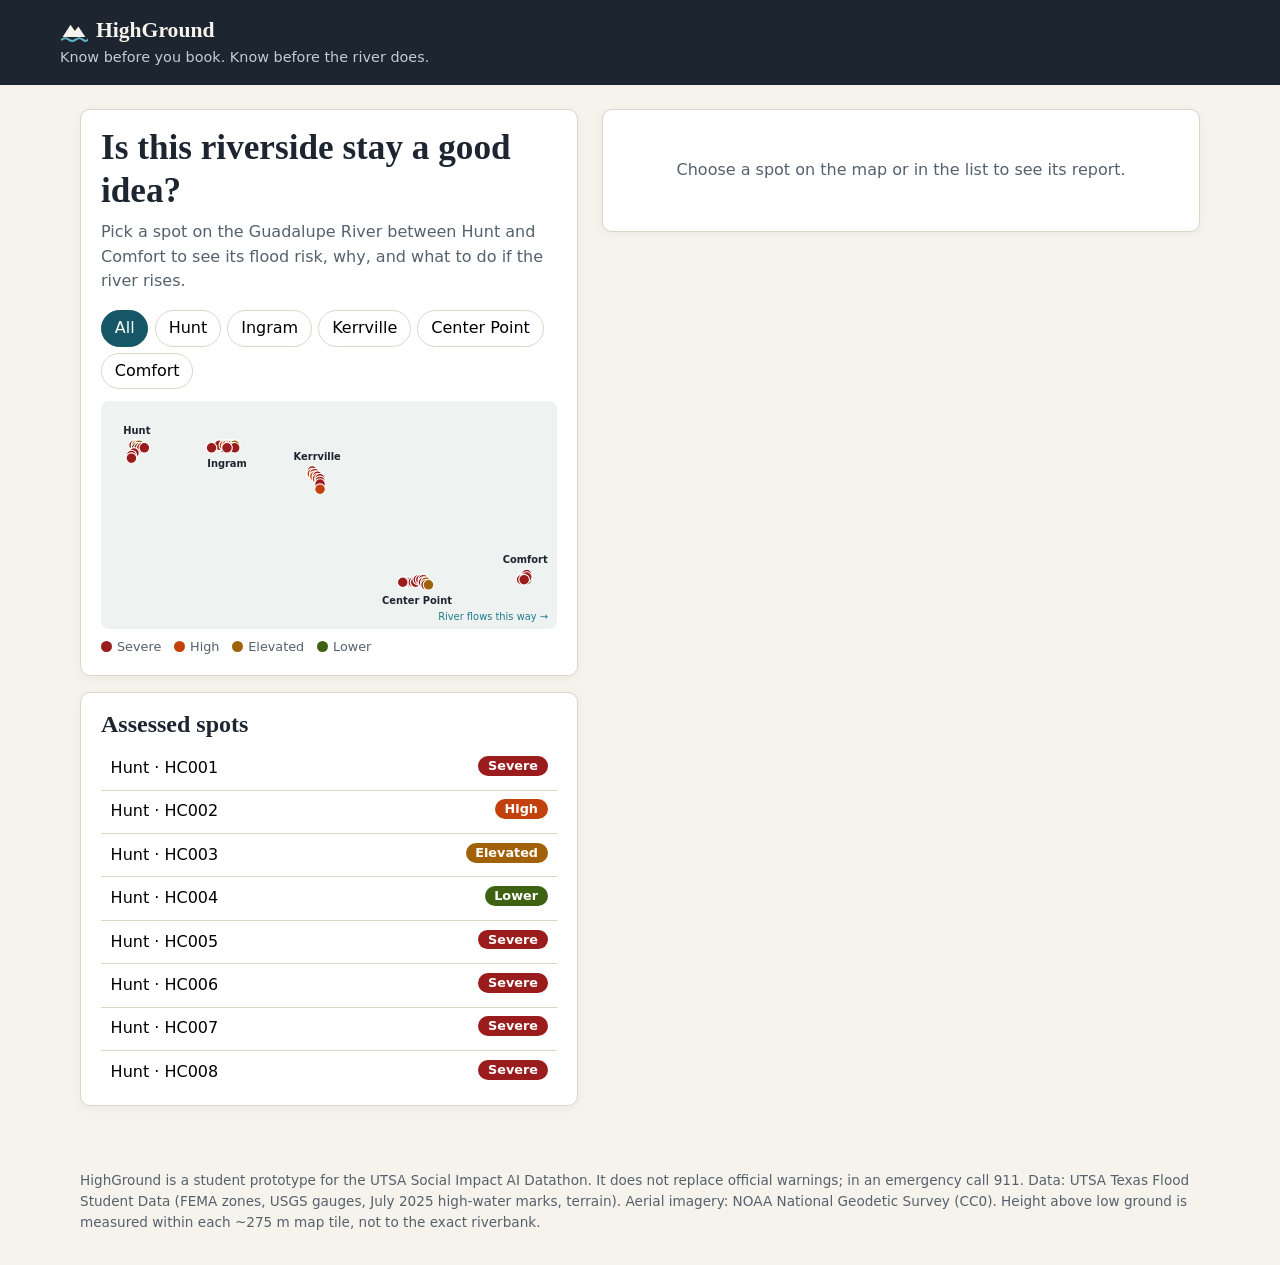
<file: docs/index.html>
<!DOCTYPE html>
<html lang="en">
<head>
<meta charset="utf-8">
<meta name="viewport" content="width=device-width, initial-scale=1">
<title>HighGround: Hill Country Flood-Safe Stay Checker</title>
<style>
  /* ===== EDIT COLORS AND FONTS HERE ===== */
  :root {
    --paper: #f6f3ec; --surface: #fff; --ink: #1c2530; --soft: #55616d; --line: #ddd6c8;
    --river: #1f7a8c; --river-dark: #155766;
    --severe: #9b1c1c; --high: #c2410c; --elevated: #a16207; --lower: #3f6212;
    --display: "Iowan Old Style", "Palatino Linotype", Palatino, Georgia, serif;
    --body: system-ui, -apple-system, "Segoe UI", Roboto, Arial, sans-serif;
  }
  * { box-sizing: border-box; }
  body { margin: 0; background: var(--paper); color: var(--ink); font: 16px/1.55 var(--body); }
  h1, h2, h3 { font-family: var(--display); line-height: 1.2; margin: 0 0 .5rem; }
  a { color: var(--river-dark); }
  header { background: var(--ink); color: var(--paper); padding: 1rem 1.25rem; }
  header .inner, main { max-width: 1160px; margin: 0 auto; }
  .brand { font: 700 1.35rem var(--display); display: flex; gap: .5rem; align-items: center; }
  .tagline { color: #c3ccd5; font-size: .9rem; margin-top: .15rem; }
  main { padding: 1.5rem 1.25rem 3rem; display: grid; grid-template-columns: minmax(0, 5fr) minmax(0, 6fr); gap: 1.5rem; align-items: start; }
  .card { background: var(--surface); border: 1px solid var(--line); border-radius: 10px; padding: 1.1rem 1.25rem; margin-bottom: 1rem; box-shadow: 0 2px 10px rgba(28,37,48,.05); }
  .intro h1 { font-size: clamp(1.6rem, 3vw, 2.2rem); }
  .lead { color: var(--soft); margin: 0 0 1rem; }
  .eyebrow { text-transform: uppercase; letter-spacing: .12em; font-size: .75rem; font-weight: 700; color: var(--river-dark); margin: 0 0 .3rem; }
  .small { font-size: .85rem; color: var(--soft); }
  .towns { display: flex; flex-wrap: wrap; gap: .4rem; margin: .5rem 0 .75rem; }
  .towns button, .spot { font: inherit; cursor: pointer; }
  .towns button { border: 1px solid var(--line); background: var(--surface); border-radius: 99px; padding: .3rem .8rem; }
  .towns button[aria-pressed="true"] { background: var(--river-dark); color: #fff; border-color: var(--river-dark); }
  svg.map { width: 100%; height: auto; display: block; background: #eef2f0; border-radius: 8px; }
  svg.map circle { cursor: pointer; stroke: #fff; stroke-width: 1.5; }
  svg.map circle.active { stroke: var(--ink); stroke-width: 3; }
  svg.map text { font: 600 13px var(--body); fill: var(--ink); paint-order: stroke; stroke: #eef2f0; stroke-width: 4px; }
  .legend { display: flex; flex-wrap: wrap; gap: .8rem; font-size: .8rem; margin-top: .5rem; color: var(--soft); }
  .legend span::before { content: ""; display: inline-block; width: .7rem; height: .7rem; border-radius: 50%; background: var(--c); margin-right: .3rem; vertical-align: -1px; }
  .spots { list-style: none; padding: 0; margin: 0; max-height: 340px; overflow: auto; }
  .spot { width: 100%; text-align: left; display: flex; justify-content: space-between; gap: .5rem; padding: .55rem .6rem; border: 0; border-bottom: 1px solid var(--line); background: none; }
  .spot:hover, .spot.active { background: #eef5f6; }
  .pill { color: #fff; border-radius: 99px; padding: 0 .6rem; font-size: .8rem; font-weight: 600; white-space: nowrap; background: var(--c); }
  .report-head { display: flex; justify-content: space-between; gap: 1rem; flex-wrap: wrap; align-items: flex-start; }
  .badge { background: var(--c); color: #fff; border-radius: 10px; padding: .7rem 1.1rem; text-align: center; min-width: 150px; }
  .badge b { display: block; font: 700 1.7rem var(--display); }
  .badge small { opacity: .9; }
  .message { border-left: 5px solid var(--c); padding: .6rem .9rem; background: #faf8f3; font-weight: 600; margin: .8rem 0 0; }
  .factor { padding: .65rem 0; border-bottom: 1px solid var(--line); }
  .factor:last-child { border: 0; }
  .factor-top { display: flex; justify-content: space-between; gap: 1rem; font-weight: 600; }
  .meter { height: 7px; background: #ece7dc; border-radius: 9px; margin: .35rem 0; overflow: hidden; }
  .meter i { display: block; height: 100%; background: var(--high); }
  ul.checks { list-style: none; padding: 0; margin: 0; }
  ul.checks li { position: relative; padding-left: 1.6rem; margin: .45rem 0; }
  ul.checks li::before { content: ""; position: absolute; left: 0; top: .3rem; width: .95rem; height: .95rem; border: 2px solid var(--river); border-radius: 4px; }
  ol { padding-left: 1.2rem; margin: 0; } ol li { margin: .4rem 0; }
  .empty { text-align: center; color: var(--soft); padding: 3rem 1rem; }
  footer { max-width: 1160px; margin: 0 auto; padding: 0 1.25rem 2rem; font-size: .85rem; color: var(--soft); }
  @media (max-width: 820px) { main { grid-template-columns: 1fr; } }
</style>
</head>
<body>
<header>
  <div class="inner">
    <div class="brand">
      <svg width="28" height="28" viewBox="0 0 32 32" aria-hidden="true"><path d="M3 24 L12 10 L17 17 L21 12 L29 24 Z" fill="#f6f3ec"/><path d="M2 27 q4 -3 8 0 t8 0 t8 0 t6 0" fill="none" stroke="#5fb3c2" stroke-width="2.2" stroke-linecap="round"/></svg>
      <span id="brand-name"></span>
    </div>
    <div class="tagline" id="tagline"></div>
  </div>
</header>

<main>
  <section>
    <div class="card intro">
      <h1 id="title"></h1>
      <p class="lead" id="lead"></p>
      <div class="towns" id="towns" role="group" aria-label="Filter by town"></div>
      <svg class="map" id="map" role="img" aria-label="Map of assessed spots along the Guadalupe River"></svg>
      <div class="legend" id="legend"></div>
    </div>
    <div class="card">
      <h2 id="list-title"></h2>
      <ul class="spots" id="spots"></ul>
    </div>
  </section>
  <section id="report" aria-live="polite"></section>
</main>
<footer id="footer"></footer>

<script>
"use strict";
/* =====================================================================
   EDIT THE WEBSITE HERE
   TEXT: every word on the page.  RULES: how the score is calculated.
   ===================================================================== */
const TEXT = {
  brandName: "HighGround",
  tagline: "Know before you book. Know before the river does.",
  title: "Is this riverside stay a good idea?",
  lead: "Pick a spot on the Guadalupe River between Hunt and Comfort to see its flood risk, why, and what to do if the river rises.",
  allTowns: "All",
  listTitle: "Assessed spots",
  emptyReport: "Choose a spot on the map or in the list to see its report.",
  flowLabel: "River flows this way →",
  riskLabel: "Flood risk",
  pointsOf: (p, a) => `${p} of ${a} points`,
  whyTitle: "Why this score",
  notCheckedTitle: "Not checked yet",
  upstreamTitle: "Upstream warning",
  upstreamYes: (s) => `Your nearest river gauge is ${s.gauge}, ${s.gaugeKm} km away. The next gauge upstream is ${s.upstream}. A fast rise there reaches you later, so it buys you time.`,
  upstreamNo: (s) => `Your nearest river gauge is ${s.gauge}, ${s.gaugeKm} km away. We have no gauge further upstream, so watch rainfall alerts closely.`,
  photoTitle: "After the July 2025 floods",
  photoLink: "See this spot in NOAA's July 2025 aerial photos",
  questionsTitle: "Questions to ask your host",
  questions: [
    "Is there a second way out if the low-water crossing floods?",
    "Is there a weather radio or flood siren on the property?",
    "Where is the nearest higher ground we can walk to at night?",
    "Has this property flooded before? When?",
  ],
  planTitle: "If the river starts rising",
  plan: [
    "Leave early. Do not wait to see the water.",
    "Go uphill on foot if roads are flooded. Never drive into water: Turn Around, Don't Drown.",
    "Take phones, medicine, shoes and a flashlight. Leave everything else.",
    "Call 911 once you are safe or if you are trapped. Get to the highest floor or roof.",
  ],
  bandMessages: {
    Severe: "Severe risk. Think twice about staying here, especially overnight.",
    High: "High risk. Have a plan and an alert on before you sleep here.",
    Elevated: "Elevated risk. Know your way out and watch the forecast.",
    Lower: "Lower risk, not no risk. Keep emergency alerts on.",
  },
  footer: "HighGround is a student prototype for the UTSA Social Impact AI Datathon. It does not replace official warnings; in an emergency call 911. Data: UTSA Texas Flood Student Data (FEMA zones, USGS gauges, July 2025 high-water marks, terrain). Aerial imagery: NOAA National Geodetic Survey (CC0). Height above low ground is measured within each ~275 m map tile, not to the exact riverbank.",
};

const RULES = {
  // FEMA zone: the worst matching level wins.
  fema: [
    { match: ["FLOODWAY"], points: 4, text: "In the FEMA floodway, where floodwater flows fastest." },
    { match: ["AE", "A", "AO", "AH"], points: 3, text: "In the FEMA 100-year floodplain." },
    { match: ["0.2 PCT ANNUAL CHANCE FLOOD HAZARD"], points: 1, text: "In the FEMA 500-year floodplain." },
    { match: ["X", "AREA OF MINIMAL FLOOD HAZARD"], points: 0, text: "Outside mapped FEMA flood zones. That does not mean no risk." },
  ],
  // Metres above the lowest ground in the spot's map tile (usually the river).
  height: [
    { below: 3, points: 4 },
    { below: 10, points: 2 },
    { below: Infinity, points: 0 },
  ],
  // Distance to the nearest surveyed July 2025 high-water mark.
  highWater: [
    { within: 0.5, points: 2 },
    { within: 2, points: 1 },
    { within: Infinity, points: 0 },
  ],
  // Bands by share of points; checked from the top.
  bands: [
    { name: "Severe", minShare: 0.75, color: "var(--severe)" },
    { name: "High", minShare: 0.5, color: "var(--high)" },
    { name: "Elevated", minShare: 0.25, color: "var(--elevated)" },
    { name: "Lower", minShare: 0, color: "var(--lower)" },
  ],
  notChecked: [
    ["Dry route out", "Needs road and low-water crossing data."],
    ["Walk to higher ground", "Needs a full terrain model."],
  ],
};
/* ===================== END OF EDITABLE SECTION ===================== */

const SITES = [{"id":"HC001","town":"Hunt","county":"Kerr County","lat":30.07266,"lon":-99.33701,"fema":["FLOODWAY","AE"],"height":0.9,"hwmKm":0.289,"gauge":"Guadalupe River at Hunt","gaugeKm":1.5,"upstream":null,"notes":"Broad disturbed river margins, exposed sediment, displaced vegetation or debris near Hunt.","noaa":"https://storms.ngs.noaa.gov/storms/2025_eri/index.html#19/30.07265933/-99.33700562","date":"2025-07-11"},{"id":"HC002","town":"Hunt","county":"Kerr County","lat":30.07266,"lon":-99.33426,"fema":["AE"],"height":8.1,"hwmKm":0.32,"gauge":"Guadalupe River at Hunt","gaugeKm":1.2,"upstream":null,"notes":"Broad disturbed river margins, exposed sediment, displaced vegetation or debris near Hunt.","noaa":"https://storms.ngs.noaa.gov/storms/2025_eri/index.html#19/30.07265933/-99.33425903","date":"2025-07-11"},{"id":"HC003","town":"Hunt","county":"Kerr County","lat":30.07266,"lon":-99.33151,"fema":["0.2 PCT ANNUAL CHANCE FLOOD HAZARD","X"],"height":8.6,"hwmKm":0.511,"gauge":"Guadalupe River at Hunt","gaugeKm":1.0,"upstream":null,"notes":"Broad disturbed river margins, exposed sediment, displaced vegetation or debris near Hunt.","noaa":"https://storms.ngs.noaa.gov/storms/2025_eri/index.html#19/30.07265933/-99.33151245","date":"2025-07-11"},{"id":"HC004","town":"Hunt","county":"Kerr County","lat":30.07028,"lon":-99.33426,"fema":["AREA OF MINIMAL FLOOD HAZARD","X"],"height":10.0,"hwmKm":0.168,"gauge":"Guadalupe River at Hunt","gaugeKm":1.2,"upstream":null,"notes":"Broad disturbed river margins, exposed sediment, displaced vegetation or debris near Hunt.","noaa":"https://storms.ngs.noaa.gov/storms/2025_eri/index.html#19/30.07028243/-99.33425903","date":"2025-07-11"},{"id":"HC005","town":"Hunt","county":"Kerr County","lat":30.07028,"lon":-99.33151,"fema":["FLOODWAY","AE"],"height":2.1,"hwmKm":0.404,"gauge":"Guadalupe River at Hunt","gaugeKm":0.9,"upstream":null,"notes":"Broad disturbed river margins, exposed sediment, displaced vegetation or debris near Hunt.","noaa":"https://storms.ngs.noaa.gov/storms/2025_eri/index.html#19/30.07028243/-99.33151245","date":"2025-07-11"},{"id":"HC006","town":"Hunt","county":"Kerr County","lat":30.07028,"lon":-99.32877,"fema":["FLOODWAY","AE"],"height":2.3,"hwmKm":0.363,"gauge":"Guadalupe River at Hunt","gaugeKm":0.7,"upstream":null,"notes":"Broad disturbed river margins, exposed sediment, displaced vegetation or debris near Hunt.","noaa":"https://storms.ngs.noaa.gov/storms/2025_eri/index.html#19/30.07028243/-99.32876587","date":"2025-07-11"},{"id":"HC007","town":"Hunt","county":"Kerr County","lat":30.07028,"lon":-99.32602,"fema":["FLOODWAY","AE"],"height":5.5,"hwmKm":0.21,"gauge":"Guadalupe River at Hunt","gaugeKm":0.4,"upstream":null,"notes":"Broad disturbed river margins, exposed sediment, displaced vegetation or debris near Hunt.","noaa":"https://storms.ngs.noaa.gov/storms/2025_eri/index.html#19/30.07028243/-99.32601929","date":"2025-07-11"},{"id":"HC008","town":"Hunt","county":"Kerr County","lat":30.06553,"lon":-99.33701,"fema":["FLOODWAY","AE"],"height":0.8,"hwmKm":0.309,"gauge":"Guadalupe River at Hunt","gaugeKm":1.6,"upstream":null,"notes":"Broad disturbed river margins, exposed sediment, displaced vegetation or debris near Hunt.","noaa":"https://storms.ngs.noaa.gov/storms/2025_eri/index.html#19/30.06552847/-99.33700562","date":"2025-07-11"},{"id":"HC009","town":"Hunt","county":"Kerr County","lat":30.06315,"lon":-99.33975,"fema":["FLOODWAY","AE"],"height":0.0,"hwmKm":0.13,"gauge":"Guadalupe River at Hunt","gaugeKm":1.9,"upstream":null,"notes":"Broad disturbed river margins, exposed sediment, displaced vegetation or debris near Hunt.","noaa":"https://storms.ngs.noaa.gov/storms/2025_eri/index.html#19/30.06315141/-99.33975220","date":"2025-07-11"},{"id":"HC010","town":"Hunt","county":"Kerr County","lat":30.06077,"lon":-99.33975,"fema":["FLOODWAY","AE"],"height":1.9,"hwmKm":0.188,"gauge":"Guadalupe River at Hunt","gaugeKm":2.0,"upstream":null,"notes":"Broad disturbed river margins, exposed sediment, displaced vegetation or debris near Hunt.","noaa":"https://storms.ngs.noaa.gov/storms/2025_eri/index.html#19/30.06077428/-99.33975220","date":"2025-07-11"},{"id":"HC011","town":"Ingram","county":"Kerr County","lat":30.07028,"lon":-99.24088,"fema":["FLOODWAY","AE"],"height":0.3,"hwmKm":0.074,"gauge":"Guadalupe River above Bear Creek at Kerrville","gaugeKm":4.4,"upstream":"Guadalupe River at Hunt","notes":"Scoured river margins and sediment/debris around the Ingram river corridor.","noaa":"https://storms.ngs.noaa.gov/storms/2025_eri/index.html#19/30.07028243/-99.24087524","date":"2025-07-11"},{"id":"HC012","town":"Ingram","county":"Kerr County","lat":30.07266,"lon":-99.24637,"fema":["FLOODWAY","AE"],"height":0.0,"hwmKm":0.098,"gauge":"Guadalupe River above Bear Creek at Kerrville","gaugeKm":4.9,"upstream":"Guadalupe River at Hunt","notes":"Scoured river margins and sediment/debris around the Ingram river corridor.","noaa":"https://storms.ngs.noaa.gov/storms/2025_eri/index.html#19/30.07265933/-99.24636841","date":"2025-07-11"},{"id":"HC013","town":"Ingram","county":"Kerr County","lat":30.07266,"lon":-99.24088,"fema":["AE"],"height":5.6,"hwmKm":0.11,"gauge":"Guadalupe River above Bear Creek at Kerrville","gaugeKm":4.4,"upstream":"Guadalupe River at Hunt","notes":"Scoured river margins and sediment/debris around the Ingram river corridor.","noaa":"https://storms.ngs.noaa.gov/storms/2025_eri/index.html#19/30.07265933/-99.24087524","date":"2025-07-11"},{"id":"HC014","town":"Ingram","county":"Kerr County","lat":30.07266,"lon":-99.23813,"fema":["0.2 PCT ANNUAL CHANCE FLOOD HAZARD","X"],"height":6.1,"hwmKm":0.015,"gauge":"Guadalupe River above Bear Creek at Kerrville","gaugeKm":4.1,"upstream":"Guadalupe River at Hunt","notes":"Scoured river margins and sediment/debris around the Ingram river corridor.","noaa":"https://storms.ngs.noaa.gov/storms/2025_eri/index.html#19/30.07265933/-99.23812866","date":"2025-07-11"},{"id":"HC015","town":"Ingram","county":"Kerr County","lat":30.07266,"lon":-99.23538,"fema":["0.2 PCT ANNUAL CHANCE FLOOD HAZARD","X"],"height":9.2,"hwmKm":0.114,"gauge":"Guadalupe River above Bear Creek at Kerrville","gaugeKm":3.9,"upstream":"Guadalupe River at Hunt","notes":"Scoured river margins and sediment/debris around the Ingram river corridor.","noaa":"https://storms.ngs.noaa.gov/storms/2025_eri/index.html#19/30.07265933/-99.23538208","date":"2025-07-11"},{"id":"HC016","town":"Ingram","county":"Kerr County","lat":30.07266,"lon":-99.23264,"fema":["AREA OF MINIMAL FLOOD HAZARD","X"],"height":12.1,"hwmKm":0.187,"gauge":"Guadalupe River above Bear Creek at Kerrville","gaugeKm":3.6,"upstream":"Guadalupe River at Hunt","notes":"Scoured river margins and sediment/debris around the Ingram river corridor.","noaa":"https://storms.ngs.noaa.gov/storms/2025_eri/index.html#19/30.07265933/-99.23263550","date":"2025-07-11"},{"id":"HC017","town":"Ingram","county":"Kerr County","lat":30.07266,"lon":-99.22989,"fema":["AREA OF MINIMAL FLOOD HAZARD","X"],"height":8.9,"hwmKm":0.21,"gauge":"Guadalupe River above Bear Creek at Kerrville","gaugeKm":3.3,"upstream":"Guadalupe River at Hunt","notes":"Scoured river margins and sediment/debris around the Ingram river corridor.","noaa":"https://storms.ngs.noaa.gov/storms/2025_eri/index.html#19/30.07265933/-99.22988892","date":"2025-07-11"},{"id":"HC018","town":"Ingram","county":"Kerr County","lat":30.07028,"lon":-99.25461,"fema":["FLOODWAY","AE"],"height":0.0,"hwmKm":0.067,"gauge":"Guadalupe River above Bear Creek at Kerrville","gaugeKm":5.7,"upstream":"Guadalupe River at Hunt","notes":"Scoured river margins and sediment/debris around the Ingram river corridor.","noaa":"https://storms.ngs.noaa.gov/storms/2025_eri/index.html#19/30.07028243/-99.25460815","date":"2025-07-11"},{"id":"HC019","town":"Ingram","county":"Kerr County","lat":30.07028,"lon":-99.23264,"fema":["FLOODWAY","AE"],"height":4.1,"hwmKm":0.168,"gauge":"Guadalupe River above Bear Creek at Kerrville","gaugeKm":3.6,"upstream":"Guadalupe River at Hunt","notes":"Scoured river margins and sediment/debris around the Ingram river corridor.","noaa":"https://storms.ngs.noaa.gov/storms/2025_eri/index.html#19/30.07028243/-99.23263550","date":"2025-07-11"},{"id":"HC020","town":"Ingram","county":"Kerr County","lat":30.07028,"lon":-99.22989,"fema":["AE"],"height":2.2,"hwmKm":0.159,"gauge":"Guadalupe River above Bear Creek at Kerrville","gaugeKm":3.3,"upstream":"Guadalupe River at Hunt","notes":"Scoured river margins and sediment/debris around the Ingram river corridor.","noaa":"https://storms.ngs.noaa.gov/storms/2025_eri/index.html#19/30.07028243/-99.22988892","date":"2025-07-11"},{"id":"HC021","town":"Kerrville","county":"Kerr County","lat":30.04889,"lon":-99.14749,"fema":["FLOODWAY","AE"],"height":0.4,"hwmKm":0.125,"gauge":"Guadalupe River at Kerrville","gaugeKm":1.6,"upstream":"Guadalupe River above Bear Creek at Kerrville","notes":"Disturbed Guadalupe banks, sediment and affected park or road margins in Kerrville.","noaa":"https://storms.ngs.noaa.gov/storms/2025_eri/index.html#19/30.04888781/-99.14749146","date":"2025-07-12"},{"id":"HC022","town":"Kerrville","county":"Kerr County","lat":30.03462,"lon":-99.13925,"fema":["AE"],"height":6.9,"hwmKm":0.087,"gauge":"Guadalupe River at Kerrville","gaugeKm":3.1,"upstream":"Guadalupe River above Bear Creek at Kerrville","notes":"Disturbed Guadalupe banks, sediment and affected park or road margins in Kerrville.","noaa":"https://storms.ngs.noaa.gov/storms/2025_eri/index.html#19/30.03462216/-99.13925171","date":"2025-07-12"},{"id":"HC023","town":"Kerrville","county":"Kerr County","lat":30.04651,"lon":-99.14749,"fema":["0.2 PCT ANNUAL CHANCE FLOOD HAZARD","X"],"height":8.6,"hwmKm":0.179,"gauge":"Guadalupe River at Kerrville","gaugeKm":1.7,"upstream":"Guadalupe River above Bear Creek at Kerrville","notes":"Disturbed Guadalupe banks, sediment and affected park or road margins in Kerrville.","noaa":"https://storms.ngs.noaa.gov/storms/2025_eri/index.html#19/30.04651034/-99.14749146","date":"2025-07-12"},{"id":"HC024","town":"Kerrville","county":"Kerr County","lat":30.04651,"lon":-99.14474,"fema":["FLOODWAY","AE"],"height":1.1,"hwmKm":0.132,"gauge":"Guadalupe River at Kerrville","gaugeKm":1.9,"upstream":"Guadalupe River above Bear Creek at Kerrville","notes":"Disturbed Guadalupe banks, sediment and affected park or road margins in Kerrville.","noaa":"https://storms.ngs.noaa.gov/storms/2025_eri/index.html#19/30.04651034/-99.14474487","date":"2025-07-12"},{"id":"HC025","town":"Kerrville","county":"Kerr County","lat":30.04413,"lon":-99.14474,"fema":["0.2 PCT ANNUAL CHANCE FLOOD HAZARD","X"],"height":9.3,"hwmKm":0.071,"gauge":"Guadalupe River at Kerrville","gaugeKm":2.1,"upstream":"Guadalupe River above Bear Creek at Kerrville","notes":"Disturbed Guadalupe banks, sediment and affected park or road margins in Kerrville.","noaa":"https://storms.ngs.noaa.gov/storms/2025_eri/index.html#19/30.04413282/-99.14474487","date":"2025-07-12"},{"id":"HC026","town":"Kerrville","county":"Kerr County","lat":30.04413,"lon":-99.142,"fema":["FLOODWAY","AE"],"height":2.1,"hwmKm":0.109,"gauge":"Guadalupe River at Kerrville","gaugeKm":2.3,"upstream":"Guadalupe River above Bear Creek at Kerrville","notes":"Disturbed Guadalupe banks, sediment and affected park or road margins in Kerrville.","noaa":"https://storms.ngs.noaa.gov/storms/2025_eri/index.html#19/30.04413282/-99.14199829","date":"2025-07-12"},{"id":"HC027","town":"Kerrville","county":"Kerr County","lat":30.04176,"lon":-99.142,"fema":["AE"],"height":9.7,"hwmKm":0.1,"gauge":"Guadalupe River at Kerrville","gaugeKm":2.4,"upstream":"Guadalupe River above Bear Creek at Kerrville","notes":"Disturbed Guadalupe banks, sediment and affected park or road margins in Kerrville.","noaa":"https://storms.ngs.noaa.gov/storms/2025_eri/index.html#19/30.04175524/-99.14199829","date":"2025-07-12"},{"id":"HC028","town":"Kerrville","county":"Kerr County","lat":30.04176,"lon":-99.13925,"fema":["FLOODWAY","AE"],"height":3.7,"hwmKm":0.111,"gauge":"Guadalupe River at Kerrville","gaugeKm":2.7,"upstream":"Guadalupe River above Bear Creek at Kerrville","notes":"Disturbed Guadalupe banks, sediment and affected park or road margins in Kerrville.","noaa":"https://storms.ngs.noaa.gov/storms/2025_eri/index.html#19/30.04175524/-99.13925171","date":"2025-07-12"},{"id":"HC029","town":"Kerrville","county":"Kerr County","lat":30.03938,"lon":-99.13925,"fema":["FLOODWAY","AE"],"height":4.4,"hwmKm":0.102,"gauge":"Guadalupe River at Kerrville","gaugeKm":2.8,"upstream":"Guadalupe River above Bear Creek at Kerrville","notes":"Disturbed Guadalupe banks, sediment and affected park or road margins in Kerrville.","noaa":"https://storms.ngs.noaa.gov/storms/2025_eri/index.html#19/30.03937761/-99.13925171","date":"2025-07-12"},{"id":"HC030","town":"Kerrville","county":"Kerr County","lat":30.037,"lon":-99.13925,"fema":["FLOODWAY","AE"],"height":3.4,"hwmKm":0.044,"gauge":"Guadalupe River at Kerrville","gaugeKm":2.9,"upstream":"Guadalupe River above Bear Creek at Kerrville","notes":"Disturbed Guadalupe banks, sediment and affected park or road margins in Kerrville.","noaa":"https://storms.ngs.noaa.gov/storms/2025_eri/index.html#19/30.03699991/-99.13925171","date":"2025-07-12"},{"id":"HC031","town":"Center Point","county":"Kerr County","lat":29.94661,"lon":-99.04861,"fema":["FLOODWAY","AE"],"height":0.0,"hwmKm":0.073,"gauge":"Guadalupe River near Center Point","gaugeKm":7.5,"upstream":"Guadalupe River at Kerrville","notes":"Broad scoured banks and disrupted riparian vegetation around Center Point.","noaa":"https://storms.ngs.noaa.gov/storms/2025_eri/index.html#19/29.94660529/-99.04861450","date":"2025-07-12"},{"id":"HC032","town":"Center Point","county":"Kerr County","lat":29.94661,"lon":-99.04587,"fema":["FLOODWAY","AE"],"height":0.0,"hwmKm":0.22,"gauge":"Guadalupe River near Center Point","gaugeKm":7.7,"upstream":"Guadalupe River at Kerrville","notes":"Broad scoured banks and disrupted riparian vegetation around Center Point.","noaa":"https://storms.ngs.noaa.gov/storms/2025_eri/index.html#19/29.94660529/-99.04586792","date":"2025-07-12"},{"id":"HC033","town":"Center Point","county":"Kerr County","lat":29.94661,"lon":-99.04312,"fema":["FLOODWAY","AE"],"height":0.0,"hwmKm":0.228,"gauge":"Guadalupe River near Center Point","gaugeKm":7.9,"upstream":"Guadalupe River at Kerrville","notes":"Broad scoured banks and disrupted riparian vegetation around Center Point.","noaa":"https://storms.ngs.noaa.gov/storms/2025_eri/index.html#19/29.94660529/-99.04312134","date":"2025-07-12"},{"id":"HC034","town":"Center Point","county":"Kerr County","lat":29.94661,"lon":-99.04037,"fema":["FLOODWAY","AE"],"height":2.8,"hwmKm":0.243,"gauge":"Guadalupe River near Center Point","gaugeKm":8.1,"upstream":"Guadalupe River at Kerrville","notes":"Broad scoured banks and disrupted riparian vegetation around Center Point.","noaa":"https://storms.ngs.noaa.gov/storms/2025_eri/index.html#19/29.94660529/-99.04037476","date":"2025-07-12"},{"id":"HC035","town":"Center Point","county":"Kerr County","lat":29.94661,"lon":-99.03763,"fema":["FLOODWAY","AE"],"height":0.1,"hwmKm":0.047,"gauge":"Guadalupe River near Center Point","gaugeKm":8.3,"upstream":"Guadalupe River at Kerrville","notes":"Broad scoured banks and disrupted riparian vegetation around Center Point.","noaa":"https://storms.ngs.noaa.gov/storms/2025_eri/index.html#19/29.94660529/-99.03762817","date":"2025-07-12"},{"id":"HC036","town":"Center Point","county":"Kerr County","lat":29.94899,"lon":-99.03488,"fema":["FLOODWAY","AE"],"height":6.4,"hwmKm":0.193,"gauge":"Guadalupe River near Center Point","gaugeKm":8.4,"upstream":"Guadalupe River at Kerrville","notes":"Broad scoured banks and disrupted riparian vegetation around Center Point.","noaa":"https://storms.ngs.noaa.gov/storms/2025_eri/index.html#19/29.94898515/-99.03488159","date":"2025-07-12"},{"id":"HC037","town":"Center Point","county":"Kerr County","lat":29.94899,"lon":-99.03214,"fema":["FLOODWAY","AE"],"height":2.2,"hwmKm":0.293,"gauge":"Guadalupe River near Center Point","gaugeKm":8.7,"upstream":"Guadalupe River at Kerrville","notes":"Broad scoured banks and disrupted riparian vegetation around Center Point.","noaa":"https://storms.ngs.noaa.gov/storms/2025_eri/index.html#19/29.94898515/-99.03213501","date":"2025-07-12"},{"id":"HC038","town":"Center Point","county":"Kerr County","lat":29.94899,"lon":-99.02939,"fema":["FLOODWAY","AE"],"height":0.5,"hwmKm":0.474,"gauge":"Guadalupe River near Center Point","gaugeKm":8.9,"upstream":"Guadalupe River at Kerrville","notes":"Broad scoured banks and disrupted riparian vegetation around Center Point.","noaa":"https://storms.ngs.noaa.gov/storms/2025_eri/index.html#19/29.94898515/-99.02938843","date":"2025-07-12"},{"id":"HC039","town":"Center Point","county":"Kerr County","lat":29.94661,"lon":-99.02939,"fema":["FLOODWAY","AE"],"height":9.5,"hwmKm":0.45,"gauge":"Guadalupe River near Center Point","gaugeKm":9.0,"upstream":"Guadalupe River at Kerrville","notes":"Broad scoured banks and disrupted riparian vegetation around Center Point.","noaa":"https://storms.ngs.noaa.gov/storms/2025_eri/index.html#19/29.94660529/-99.02938843","date":"2025-07-12"},{"id":"HC040","town":"Center Point","county":"Kerr County","lat":29.94661,"lon":-99.02664,"fema":["0.2 PCT ANNUAL CHANCE FLOOD HAZARD","X"],"height":13.4,"hwmKm":0.251,"gauge":"Guadalupe River near Center Point","gaugeKm":9.2,"upstream":"Guadalupe River at Kerrville","notes":"Broad scoured banks and disrupted riparian vegetation around Center Point.","noaa":"https://storms.ngs.noaa.gov/storms/2025_eri/index.html#19/29.94660529/-99.02664185","date":"2025-07-12"},{"id":"HC041","town":"Center Point","county":"Kerr County","lat":29.94423,"lon":-99.02664,"fema":["FLOODWAY","AE"],"height":6.6,"hwmKm":0.14,"gauge":"Guadalupe River near Center Point","gaugeKm":9.4,"upstream":"Guadalupe River at Kerrville","notes":"Broad scoured banks and disrupted riparian vegetation around Center Point.","noaa":"https://storms.ngs.noaa.gov/storms/2025_eri/index.html#19/29.94422537/-99.02664185","date":"2025-07-12"},{"id":"HC042","town":"Center Point","county":"Kerr County","lat":29.94423,"lon":-99.0239,"fema":["0.2 PCT ANNUAL CHANCE FLOOD HAZARD","X"],"height":13.0,"hwmKm":0.143,"gauge":"Guadalupe River near Center Point","gaugeKm":9.6,"upstream":"Guadalupe River at Kerrville","notes":"Broad scoured banks and disrupted riparian vegetation around Center Point.","noaa":"https://storms.ngs.noaa.gov/storms/2025_eri/index.html#19/29.94422537/-99.02389526","date":"2025-07-12"},{"id":"HC043","town":"Ingram","county":"Kerr County","lat":30.07028,"lon":-99.23813,"fema":["FLOODWAY","AE"],"height":1.1,"hwmKm":0.105,"gauge":"Guadalupe River above Bear Creek at Kerrville","gaugeKm":4.1,"upstream":"Guadalupe River at Hunt","notes":"Broad exposed river-margin sediment and disrupted vegetation near Ingram.","noaa":"https://storms.ngs.noaa.gov/storms/2025_eri/index.html#19/30.07028243/-99.23812866","date":"2025-07-11"},{"id":"HC044","town":"Center Point","county":"Kerr County","lat":29.94661,"lon":-99.05136,"fema":["FLOODWAY","AE"],"height":8.2,"hwmKm":0.32,"gauge":"Guadalupe River near Center Point","gaugeKm":7.3,"upstream":"Guadalupe River at Kerrville","notes":"Broad scoured banks and disrupted riparian vegetation around Center Point.","noaa":"https://storms.ngs.noaa.gov/storms/2025_eri/index.html#19/29.94660529/-99.05136108","date":"2025-07-12"},{"id":"HC045","town":"Kerrville","county":"Kerr County","lat":30.03224,"lon":-99.13925,"fema":["0.2 PCT ANNUAL CHANCE FLOOD HAZARD","X"],"height":8.2,"hwmKm":0.348,"gauge":"Guadalupe River at Kerrville","gaugeKm":3.3,"upstream":"Guadalupe River above Bear Creek at Kerrville","notes":"Scoured river corridor with displaced vegetation near Kerrville.","noaa":"https://storms.ngs.noaa.gov/storms/2025_eri/index.html#19/30.03224435/-99.13925171","date":"2025-07-12"},{"id":"HC046","town":"Comfort","county":"Kendall County","lat":29.94899,"lon":-98.91953,"fema":["AREA OF MINIMAL FLOOD HAZARD","X"],"height":16.6,"hwmKm":0.45,"gauge":"Guadalupe River at Comfort","gaugeKm":2.8,"upstream":"Guadalupe River near Center Point","notes":"Exposed sediment on the river margin and disturbed riparian vegetation near Comfort; mixed affected and vegetated land; annotation pending.","noaa":"https://storms.ngs.noaa.gov/storms/2025_eri/index.html#19/29.94898515/-98.91952515","date":"2025-07-22"},{"id":"HC047","town":"Comfort","county":"Kendall County","lat":29.95374,"lon":-98.91953,"fema":["A"],"height":1.5,"hwmKm":0.114,"gauge":"Guadalupe River at Comfort","gaugeKm":2.5,"upstream":"Guadalupe River near Center Point","notes":"Exposed river-margin sediment and disrupted riparian vegetation near Comfort.","noaa":"https://storms.ngs.noaa.gov/storms/2025_eri/index.html#19/29.95374470/-98.91952515","date":"2025-07-22"},{"id":"HC048","town":"Comfort","county":"Kendall County","lat":29.95136,"lon":-98.91953,"fema":["A"],"height":2.2,"hwmKm":0.282,"gauge":"Guadalupe River at Comfort","gaugeKm":2.6,"upstream":"Guadalupe River near Center Point","notes":"Exposed river-margin sediment and disrupted riparian vegetation near Comfort.","noaa":"https://storms.ngs.noaa.gov/storms/2025_eri/index.html#19/29.95136495/-98.91952515","date":"2025-07-22"},{"id":"HC049","town":"Comfort","county":"Kerr County","lat":29.94899,"lon":-98.92502,"fema":["FLOODWAY","AE"],"height":5.6,"hwmKm":0.027,"gauge":"Guadalupe River at Comfort","gaugeKm":3.2,"upstream":"Guadalupe River near Center Point","notes":"Exposed river-margin sediment and disrupted riparian vegetation near Comfort.","noaa":"https://storms.ngs.noaa.gov/storms/2025_eri/index.html#19/29.94898515/-98.92501831","date":"2025-07-22"},{"id":"HC050","town":"Comfort","county":"Kerr County","lat":29.94899,"lon":-98.92227,"fema":["FLOODWAY","AE"],"height":4.6,"hwmKm":0.276,"gauge":"Guadalupe River at Comfort","gaugeKm":3.0,"upstream":"Guadalupe River near Center Point","notes":"Exposed river-margin sediment and disrupted riparian vegetation near Comfort.","noaa":"https://storms.ngs.noaa.gov/storms/2025_eri/index.html#19/29.94898515/-98.92227173","date":"2025-07-22"}];

function scoreSite(s) {
  const factors = [];
  const fema = RULES.fema.find((lv) => lv.match.some((m) => s.fema.includes(m)));
  if (fema) factors.push({ label: "FEMA flood zone", points: fema.points, max: 4, text: fema.text });
  const h = RULES.height.find((lv) => s.height < lv.below);
  factors.push({
    label: "Height above the lowest nearby ground", points: h.points, max: 4,
    text: `${h.points === 4 ? "Only " : ""}${s.height.toFixed(1)} m above the lowest nearby ground.`,
  });
  const w = RULES.highWater.find((lv) => s.hwmKm <= lv.within);
  factors.push({
    label: "July 2025 high-water mark nearby", points: w.points, max: 2,
    text: s.hwmKm <= 2
      ? `A July 2025 high-water mark was surveyed ${s.hwmKm < 1 ? Math.round(s.hwmKm * 1000) + " m" : s.hwmKm.toFixed(1) + " km"} away.`
      : "No July 2025 high-water mark within 2 km.",
  });
  const points = factors.reduce((t, f) => t + f.points, 0);
  const available = factors.reduce((t, f) => t + f.max, 0);
  const band = RULES.bands.find((b) => points / available >= b.minShare);
  return { factors, points, available, band };
}

const el = (id) => document.getElementById(id);
const esc = (str) => String(str).replace(/[&<>"']/g, (c) => ({ "&": "&amp;", "<": "&lt;", ">": "&gt;", '"': "&quot;", "'": "&#39;" }[c]));
SITES.forEach((s) => { s.score = scoreSite(s); });
let activeTown = TEXT.allTowns;
let activeId = null;

function renderStatic() {
  el("brand-name").textContent = TEXT.brandName;
  el("tagline").textContent = TEXT.tagline;
  el("title").textContent = TEXT.title;
  el("lead").textContent = TEXT.lead;
  el("list-title").textContent = TEXT.listTitle;
  el("footer").textContent = TEXT.footer;
  el("legend").innerHTML = RULES.bands.map((b) => `<span style="--c:${b.color}">${b.name}</span>`).join("");
  const towns = [TEXT.allTowns, ...new Set(SITES.map((s) => s.town))];
  el("towns").innerHTML = towns.map((t) => `<button type="button" data-town="${esc(t)}" aria-pressed="${t === activeTown}">${esc(t)}</button>`).join("");
  el("towns").onclick = (e) => {
    const town = e.target.dataset.town;
    if (!town) return;
    activeTown = town;
    el("towns").querySelectorAll("button").forEach((b) => b.setAttribute("aria-pressed", b.dataset.town === town));
    renderMap(); renderList();
  };
}

function renderMap() {
  const shown = SITES.filter((s) => activeTown === TEXT.allTowns || s.town === activeTown);
  const W = 600, H = 300, pad = 40;
  const lons = shown.map((s) => s.lon), lats = shown.map((s) => s.lat);
  const kx = Math.cos((30 * Math.PI) / 180);
  let [x0, x1, y0, y1] = [Math.min(...lons), Math.max(...lons), Math.min(...lats), Math.max(...lats)];
  const spanX = Math.max((x1 - x0) * kx, 0.004), spanY = Math.max(y1 - y0, 0.004);
  const scale = Math.min((W - 2 * pad) / spanX, (H - 2 * pad) / spanY);
  const cx = (x0 + x1) / 2, cy = (y0 + y1) / 2;
  const px = (s) => [W / 2 + (s.lon - cx) * kx * scale, H / 2 - (s.lat - cy) * scale];
  const r = activeTown === TEXT.allTowns ? 7 : 10;
  const labels = [...new Set(shown.map((s) => s.town))].map((t, i) => {
    const group = shown.filter((s) => s.town === t);
    const pts = group.map(px);
    const x = pts.reduce((a, p) => a + p[0], 0) / pts.length;
    const below = i % 2 === 1;
    const y = below ? Math.max(...pts.map((p) => p[1])) + r + 18 : Math.min(...pts.map((p) => p[1])) - r - 8;
    return `<text x="${x}" y="${y}" text-anchor="middle">${esc(t)}</text>`;
  });
  const dots = shown.map((s) => {
    const [x, y] = px(s);
    return `<circle cx="${x.toFixed(1)}" cy="${y.toFixed(1)}" r="${r}" fill="${s.score.band.color}" data-id="${s.id}" class="${s.id === activeId ? "active" : ""}"><title>${esc(s.town)} · ${s.id} · ${s.score.band.name}</title></circle>`;
  });
  el("map").setAttribute("viewBox", `0 0 ${W} ${H}`);
  el("map").innerHTML = `<text x="${W - 12}" y="${H - 12}" text-anchor="end" style="font-weight:500;fill:#1f7a8c">${esc(TEXT.flowLabel)}</text>` + dots.join("") + labels.join("");
  el("map").onclick = (e) => { if (e.target.dataset.id) select(e.target.dataset.id); };
}

function renderList() {
  const shown = SITES.filter((s) => activeTown === TEXT.allTowns || s.town === activeTown);
  el("spots").innerHTML = shown.map((s) => `
    <li><button type="button" class="spot ${s.id === activeId ? "active" : ""}" data-id="${s.id}">
      <span>${esc(s.town)} · ${s.id}</span>
      <span class="pill" style="--c:${s.score.band.color}">${s.score.band.name}</span>
    </button></li>`).join("");
  el("spots").onclick = (e) => { const b = e.target.closest("button"); if (b) select(b.dataset.id); };
}

function renderReport() {
  const s = SITES.find((x) => x.id === activeId);
  if (!s) { el("report").innerHTML = `<div class="card empty">${esc(TEXT.emptyReport)}</div>`; return; }
  const sc = s.score, c = sc.band.color;
  el("report").innerHTML = `
    <div class="card">
      <div class="report-head">
        <div><p class="eyebrow">${esc(s.county)} · ${s.id}</p><h2>${esc(s.town)}, Guadalupe River</h2></div>
        <div class="badge" style="--c:${c}"><small>${esc(TEXT.riskLabel)}</small><b>${sc.band.name}</b><small>${esc(TEXT.pointsOf(sc.points, sc.available))}</small></div>
      </div>
      <p class="message" style="--c:${c}">${esc(TEXT.bandMessages[sc.band.name])}</p>
    </div>
    <div class="card">
      <h3>${esc(TEXT.whyTitle)}</h3>
      ${sc.factors.map((f) => `
        <div class="factor">
          <div class="factor-top"><span>${esc(f.label)}</span><span>${f.points}/${f.max}</span></div>
          <div class="meter"><i style="width:${(100 * f.points) / f.max}%"></i></div>
          <div>${esc(f.text)}</div>
        </div>`).join("")}
      <p class="small"><b>${esc(TEXT.notCheckedTitle)}:</b> ${RULES.notChecked.map(([a, b]) => `${esc(a)} (${esc(b)})`).join("; ")}</p>
    </div>
    <div class="card">
      <h3>${esc(TEXT.upstreamTitle)}</h3>
      <p>${esc(s.upstream ? TEXT.upstreamYes(s) : TEXT.upstreamNo(s))}</p>
    </div>
    <div class="card">
      <h3>${esc(TEXT.planTitle)}</h3>
      <ol>${TEXT.plan.map((p) => `<li>${esc(p)}</li>`).join("")}</ol>
    </div>
    <div class="card">
      <h3>${esc(TEXT.questionsTitle)}</h3>
      <ul class="checks">${TEXT.questions.map((q) => `<li>${esc(q)}</li>`).join("")}</ul>
    </div>
    <div class="card">
      <h3>${esc(TEXT.photoTitle)}</h3>
      <p>${esc(s.notes)} <span class="small">(photo taken ${esc(s.date)})</span></p>
      <p><a href="${esc(s.noaa)}" target="_blank" rel="noopener">${esc(TEXT.photoLink)}</a></p>
    </div>`;
}

function select(id) {
  activeId = id;
  if (location.hash !== "#" + id.toLowerCase()) history.replaceState(null, "", "#" + id.toLowerCase());
  renderMap(); renderList(); renderReport();
  if (window.innerWidth < 820) el("report").scrollIntoView({ behavior: "smooth" });
}

function fromHash() {
  const id = location.hash.slice(1).toUpperCase();
  activeId = SITES.some((s) => s.id === id) ? id : null;
  renderMap(); renderList(); renderReport();
}

renderStatic();
window.addEventListener("hashchange", fromHash);
fromHash();
</script>
</body>
</html>
</file>
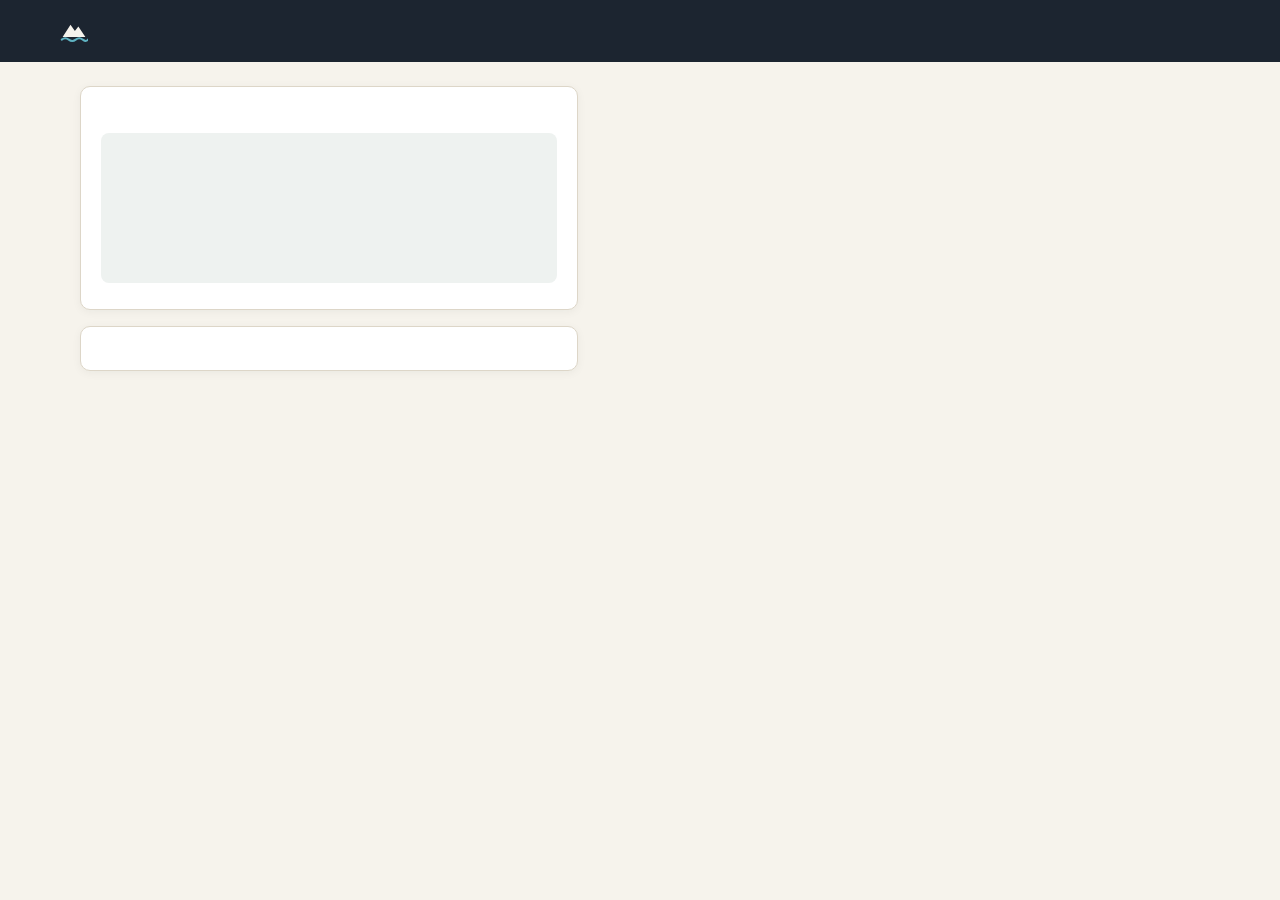
<file: pages/simple_template.html>
<!DOCTYPE html>
<html lang="en">
<head>
<meta charset="utf-8">
<meta name="viewport" content="width=device-width, initial-scale=1">
<title>HighGround: Hill Country Flood-Safe Stay Checker</title>
<style>
  /* ===== EDIT COLORS AND FONTS HERE ===== */
  :root {
    --paper: #f6f3ec; --surface: #fff; --ink: #1c2530; --soft: #55616d; --line: #ddd6c8;
    --river: #1f7a8c; --river-dark: #155766;
    --severe: #9b1c1c; --high: #c2410c; --elevated: #a16207; --lower: #3f6212;
    --display: "Iowan Old Style", "Palatino Linotype", Palatino, Georgia, serif;
    --body: system-ui, -apple-system, "Segoe UI", Roboto, Arial, sans-serif;
  }
  * { box-sizing: border-box; }
  body { margin: 0; background: var(--paper); color: var(--ink); font: 16px/1.55 var(--body); }
  h1, h2, h3 { font-family: var(--display); line-height: 1.2; margin: 0 0 .5rem; }
  a { color: var(--river-dark); }
  header { background: var(--ink); color: var(--paper); padding: 1rem 1.25rem; }
  header .inner, main { max-width: 1160px; margin: 0 auto; }
  .brand { font: 700 1.35rem var(--display); display: flex; gap: .5rem; align-items: center; }
  .tagline { color: #c3ccd5; font-size: .9rem; margin-top: .15rem; }
  main { padding: 1.5rem 1.25rem 3rem; display: grid; grid-template-columns: minmax(0, 5fr) minmax(0, 6fr); gap: 1.5rem; align-items: start; }
  .card { background: var(--surface); border: 1px solid var(--line); border-radius: 10px; padding: 1.1rem 1.25rem; margin-bottom: 1rem; box-shadow: 0 2px 10px rgba(28,37,48,.05); }
  .intro h1 { font-size: clamp(1.6rem, 3vw, 2.2rem); }
  .lead { color: var(--soft); margin: 0 0 1rem; }
  .eyebrow { text-transform: uppercase; letter-spacing: .12em; font-size: .75rem; font-weight: 700; color: var(--river-dark); margin: 0 0 .3rem; }
  .small { font-size: .85rem; color: var(--soft); }
  .towns { display: flex; flex-wrap: wrap; gap: .4rem; margin: .5rem 0 .75rem; }
  .towns button, .spot { font: inherit; cursor: pointer; }
  .towns button { border: 1px solid var(--line); background: var(--surface); border-radius: 99px; padding: .3rem .8rem; }
  .towns button[aria-pressed="true"] { background: var(--river-dark); color: #fff; border-color: var(--river-dark); }
  svg.map { width: 100%; height: auto; display: block; background: #eef2f0; border-radius: 8px; }
  svg.map circle { cursor: pointer; stroke: #fff; stroke-width: 1.5; }
  svg.map circle.active { stroke: var(--ink); stroke-width: 3; }
  svg.map text { font: 600 13px var(--body); fill: var(--ink); paint-order: stroke; stroke: #eef2f0; stroke-width: 4px; }
  .legend { display: flex; flex-wrap: wrap; gap: .8rem; font-size: .8rem; margin-top: .5rem; color: var(--soft); }
  .legend span::before { content: ""; display: inline-block; width: .7rem; height: .7rem; border-radius: 50%; background: var(--c); margin-right: .3rem; vertical-align: -1px; }
  .spots { list-style: none; padding: 0; margin: 0; max-height: 340px; overflow: auto; }
  .spot { width: 100%; text-align: left; display: flex; justify-content: space-between; gap: .5rem; padding: .55rem .6rem; border: 0; border-bottom: 1px solid var(--line); background: none; }
  .spot:hover, .spot.active { background: #eef5f6; }
  .pill { color: #fff; border-radius: 99px; padding: 0 .6rem; font-size: .8rem; font-weight: 600; white-space: nowrap; background: var(--c); }
  .report-head { display: flex; justify-content: space-between; gap: 1rem; flex-wrap: wrap; align-items: flex-start; }
  .badge { background: var(--c); color: #fff; border-radius: 10px; padding: .7rem 1.1rem; text-align: center; min-width: 150px; }
  .badge b { display: block; font: 700 1.7rem var(--display); }
  .badge small { opacity: .9; }
  .message { border-left: 5px solid var(--c); padding: .6rem .9rem; background: #faf8f3; font-weight: 600; margin: .8rem 0 0; }
  .factor { padding: .65rem 0; border-bottom: 1px solid var(--line); }
  .factor:last-child { border: 0; }
  .factor-top { display: flex; justify-content: space-between; gap: 1rem; font-weight: 600; }
  .meter { height: 7px; background: #ece7dc; border-radius: 9px; margin: .35rem 0; overflow: hidden; }
  .meter i { display: block; height: 100%; background: var(--high); }
  ul.checks { list-style: none; padding: 0; margin: 0; }
  ul.checks li { position: relative; padding-left: 1.6rem; margin: .45rem 0; }
  ul.checks li::before { content: ""; position: absolute; left: 0; top: .3rem; width: .95rem; height: .95rem; border: 2px solid var(--river); border-radius: 4px; }
  ol { padding-left: 1.2rem; margin: 0; } ol li { margin: .4rem 0; }
  .empty { text-align: center; color: var(--soft); padding: 3rem 1rem; }
  footer { max-width: 1160px; margin: 0 auto; padding: 0 1.25rem 2rem; font-size: .85rem; color: var(--soft); }
  @media (max-width: 820px) { main { grid-template-columns: 1fr; } }
</style>
</head>
<body>
<header>
  <div class="inner">
    <div class="brand">
      <svg width="28" height="28" viewBox="0 0 32 32" aria-hidden="true"><path d="M3 24 L12 10 L17 17 L21 12 L29 24 Z" fill="#f6f3ec"/><path d="M2 27 q4 -3 8 0 t8 0 t8 0 t6 0" fill="none" stroke="#5fb3c2" stroke-width="2.2" stroke-linecap="round"/></svg>
      <span id="brand-name"></span>
    </div>
    <div class="tagline" id="tagline"></div>
  </div>
</header>

<main>
  <section>
    <div class="card intro">
      <h1 id="title"></h1>
      <p class="lead" id="lead"></p>
      <div class="towns" id="towns" role="group" aria-label="Filter by town"></div>
      <svg class="map" id="map" role="img" aria-label="Map of assessed spots along the Guadalupe River"></svg>
      <div class="legend" id="legend"></div>
    </div>
    <div class="card">
      <h2 id="list-title"></h2>
      <ul class="spots" id="spots"></ul>
    </div>
  </section>
  <section id="report" aria-live="polite"></section>
</main>
<footer id="footer"></footer>

<script>
"use strict";
/* =====================================================================
   EDIT THE WEBSITE HERE
   TEXT: every word on the page.  RULES: how the score is calculated.
   ===================================================================== */
const TEXT = {
  brandName: "HighGround",
  tagline: "Know before you book. Know before the river does.",
  title: "Is this riverside stay a good idea?",
  lead: "Pick a spot on the Guadalupe River between Hunt and Comfort to see its flood risk, why, and what to do if the river rises.",
  allTowns: "All",
  listTitle: "Assessed spots",
  emptyReport: "Choose a spot on the map or in the list to see its report.",
  flowLabel: "River flows this way →",
  riskLabel: "Flood risk",
  pointsOf: (p, a) => `${p} of ${a} points`,
  whyTitle: "Why this score",
  notCheckedTitle: "Not checked yet",
  upstreamTitle: "Upstream warning",
  upstreamYes: (s) => `Your nearest river gauge is ${s.gauge}, ${s.gaugeKm} km away. The next gauge upstream is ${s.upstream}. A fast rise there reaches you later, so it buys you time.`,
  upstreamNo: (s) => `Your nearest river gauge is ${s.gauge}, ${s.gaugeKm} km away. We have no gauge further upstream, so watch rainfall alerts closely.`,
  photoTitle: "After the July 2025 floods",
  photoLink: "See this spot in NOAA's July 2025 aerial photos",
  questionsTitle: "Questions to ask your host",
  questions: [
    "Is there a second way out if the low-water crossing floods?",
    "Is there a weather radio or flood siren on the property?",
    "Where is the nearest higher ground we can walk to at night?",
    "Has this property flooded before? When?",
  ],
  planTitle: "If the river starts rising",
  plan: [
    "Leave early. Do not wait to see the water.",
    "Go uphill on foot if roads are flooded. Never drive into water: Turn Around, Don't Drown.",
    "Take phones, medicine, shoes and a flashlight. Leave everything else.",
    "Call 911 once you are safe or if you are trapped. Get to the highest floor or roof.",
  ],
  bandMessages: {
    Severe: "Severe risk. Think twice about staying here, especially overnight.",
    High: "High risk. Have a plan and an alert on before you sleep here.",
    Elevated: "Elevated risk. Know your way out and watch the forecast.",
    Lower: "Lower risk, not no risk. Keep emergency alerts on.",
  },
  footer: "HighGround is a student prototype for the UTSA Social Impact AI Datathon. It does not replace official warnings; in an emergency call 911. Data: UTSA Texas Flood Student Data (FEMA zones, USGS gauges, July 2025 high-water marks, terrain). Aerial imagery: NOAA National Geodetic Survey (CC0). Height above low ground is measured within each ~275 m map tile, not to the exact riverbank.",
};

const RULES = {
  // FEMA zone: the worst matching level wins.
  fema: [
    { match: ["FLOODWAY"], points: 4, text: "In the FEMA floodway, where floodwater flows fastest." },
    { match: ["AE", "A", "AO", "AH"], points: 3, text: "In the FEMA 100-year floodplain." },
    { match: ["0.2 PCT ANNUAL CHANCE FLOOD HAZARD"], points: 1, text: "In the FEMA 500-year floodplain." },
    { match: ["X", "AREA OF MINIMAL FLOOD HAZARD"], points: 0, text: "Outside mapped FEMA flood zones. That does not mean no risk." },
  ],
  // Metres above the lowest ground in the spot's map tile (usually the river).
  height: [
    { below: 3, points: 4 },
    { below: 10, points: 2 },
    { below: Infinity, points: 0 },
  ],
  // Distance to the nearest surveyed July 2025 high-water mark.
  highWater: [
    { within: 0.5, points: 2 },
    { within: 2, points: 1 },
    { within: Infinity, points: 0 },
  ],
  // Bands by share of points; checked from the top.
  bands: [
    { name: "Severe", minShare: 0.75, color: "var(--severe)" },
    { name: "High", minShare: 0.5, color: "var(--high)" },
    { name: "Elevated", minShare: 0.25, color: "var(--elevated)" },
    { name: "Lower", minShare: 0, color: "var(--lower)" },
  ],
  notChecked: [
    ["Dry route out", "Needs road and low-water crossing data."],
    ["Walk to higher ground", "Needs a full terrain model."],
  ],
};
/* ===================== END OF EDITABLE SECTION ===================== */

const SITES = __SITES__;

function scoreSite(s) {
  const factors = [];
  const fema = RULES.fema.find((lv) => lv.match.some((m) => s.fema.includes(m)));
  if (fema) factors.push({ label: "FEMA flood zone", points: fema.points, max: 4, text: fema.text });
  const h = RULES.height.find((lv) => s.height < lv.below);
  factors.push({
    label: "Height above the lowest nearby ground", points: h.points, max: 4,
    text: `${h.points === 4 ? "Only " : ""}${s.height.toFixed(1)} m above the lowest nearby ground.`,
  });
  const w = RULES.highWater.find((lv) => s.hwmKm <= lv.within);
  factors.push({
    label: "July 2025 high-water mark nearby", points: w.points, max: 2,
    text: s.hwmKm <= 2
      ? `A July 2025 high-water mark was surveyed ${s.hwmKm < 1 ? Math.round(s.hwmKm * 1000) + " m" : s.hwmKm.toFixed(1) + " km"} away.`
      : "No July 2025 high-water mark within 2 km.",
  });
  const points = factors.reduce((t, f) => t + f.points, 0);
  const available = factors.reduce((t, f) => t + f.max, 0);
  const band = RULES.bands.find((b) => points / available >= b.minShare);
  return { factors, points, available, band };
}

const el = (id) => document.getElementById(id);
const esc = (str) => String(str).replace(/[&<>"']/g, (c) => ({ "&": "&amp;", "<": "&lt;", ">": "&gt;", '"': "&quot;", "'": "&#39;" }[c]));
SITES.forEach((s) => { s.score = scoreSite(s); });
let activeTown = TEXT.allTowns;
let activeId = null;

function renderStatic() {
  el("brand-name").textContent = TEXT.brandName;
  el("tagline").textContent = TEXT.tagline;
  el("title").textContent = TEXT.title;
  el("lead").textContent = TEXT.lead;
  el("list-title").textContent = TEXT.listTitle;
  el("footer").textContent = TEXT.footer;
  el("legend").innerHTML = RULES.bands.map((b) => `<span style="--c:${b.color}">${b.name}</span>`).join("");
  const towns = [TEXT.allTowns, ...new Set(SITES.map((s) => s.town))];
  el("towns").innerHTML = towns.map((t) => `<button type="button" data-town="${esc(t)}" aria-pressed="${t === activeTown}">${esc(t)}</button>`).join("");
  el("towns").onclick = (e) => {
    const town = e.target.dataset.town;
    if (!town) return;
    activeTown = town;
    el("towns").querySelectorAll("button").forEach((b) => b.setAttribute("aria-pressed", b.dataset.town === town));
    renderMap(); renderList();
  };
}

function renderMap() {
  const shown = SITES.filter((s) => activeTown === TEXT.allTowns || s.town === activeTown);
  const W = 600, H = 300, pad = 40;
  const lons = shown.map((s) => s.lon), lats = shown.map((s) => s.lat);
  const kx = Math.cos((30 * Math.PI) / 180);
  let [x0, x1, y0, y1] = [Math.min(...lons), Math.max(...lons), Math.min(...lats), Math.max(...lats)];
  const spanX = Math.max((x1 - x0) * kx, 0.004), spanY = Math.max(y1 - y0, 0.004);
  const scale = Math.min((W - 2 * pad) / spanX, (H - 2 * pad) / spanY);
  const cx = (x0 + x1) / 2, cy = (y0 + y1) / 2;
  const px = (s) => [W / 2 + (s.lon - cx) * kx * scale, H / 2 - (s.lat - cy) * scale];
  const r = activeTown === TEXT.allTowns ? 7 : 10;
  const labels = [...new Set(shown.map((s) => s.town))].map((t, i) => {
    const group = shown.filter((s) => s.town === t);
    const pts = group.map(px);
    const x = pts.reduce((a, p) => a + p[0], 0) / pts.length;
    const below = i % 2 === 1;
    const y = below ? Math.max(...pts.map((p) => p[1])) + r + 18 : Math.min(...pts.map((p) => p[1])) - r - 8;
    return `<text x="${x}" y="${y}" text-anchor="middle">${esc(t)}</text>`;
  });
  const dots = shown.map((s) => {
    const [x, y] = px(s);
    return `<circle cx="${x.toFixed(1)}" cy="${y.toFixed(1)}" r="${r}" fill="${s.score.band.color}" data-id="${s.id}" class="${s.id === activeId ? "active" : ""}"><title>${esc(s.town)} · ${s.id} · ${s.score.band.name}</title></circle>`;
  });
  el("map").setAttribute("viewBox", `0 0 ${W} ${H}`);
  el("map").innerHTML = `<text x="${W - 12}" y="${H - 12}" text-anchor="end" style="font-weight:500;fill:#1f7a8c">${esc(TEXT.flowLabel)}</text>` + dots.join("") + labels.join("");
  el("map").onclick = (e) => { if (e.target.dataset.id) select(e.target.dataset.id); };
}

function renderList() {
  const shown = SITES.filter((s) => activeTown === TEXT.allTowns || s.town === activeTown);
  el("spots").innerHTML = shown.map((s) => `
    <li><button type="button" class="spot ${s.id === activeId ? "active" : ""}" data-id="${s.id}">
      <span>${esc(s.town)} · ${s.id}</span>
      <span class="pill" style="--c:${s.score.band.color}">${s.score.band.name}</span>
    </button></li>`).join("");
  el("spots").onclick = (e) => { const b = e.target.closest("button"); if (b) select(b.dataset.id); };
}

function renderReport() {
  const s = SITES.find((x) => x.id === activeId);
  if (!s) { el("report").innerHTML = `<div class="card empty">${esc(TEXT.emptyReport)}</div>`; return; }
  const sc = s.score, c = sc.band.color;
  el("report").innerHTML = `
    <div class="card">
      <div class="report-head">
        <div><p class="eyebrow">${esc(s.county)} · ${s.id}</p><h2>${esc(s.town)}, Guadalupe River</h2></div>
        <div class="badge" style="--c:${c}"><small>${esc(TEXT.riskLabel)}</small><b>${sc.band.name}</b><small>${esc(TEXT.pointsOf(sc.points, sc.available))}</small></div>
      </div>
      <p class="message" style="--c:${c}">${esc(TEXT.bandMessages[sc.band.name])}</p>
    </div>
    <div class="card">
      <h3>${esc(TEXT.whyTitle)}</h3>
      ${sc.factors.map((f) => `
        <div class="factor">
          <div class="factor-top"><span>${esc(f.label)}</span><span>${f.points}/${f.max}</span></div>
          <div class="meter"><i style="width:${(100 * f.points) / f.max}%"></i></div>
          <div>${esc(f.text)}</div>
        </div>`).join("")}
      <p class="small"><b>${esc(TEXT.notCheckedTitle)}:</b> ${RULES.notChecked.map(([a, b]) => `${esc(a)} (${esc(b)})`).join("; ")}</p>
    </div>
    <div class="card">
      <h3>${esc(TEXT.upstreamTitle)}</h3>
      <p>${esc(s.upstream ? TEXT.upstreamYes(s) : TEXT.upstreamNo(s))}</p>
    </div>
    <div class="card">
      <h3>${esc(TEXT.planTitle)}</h3>
      <ol>${TEXT.plan.map((p) => `<li>${esc(p)}</li>`).join("")}</ol>
    </div>
    <div class="card">
      <h3>${esc(TEXT.questionsTitle)}</h3>
      <ul class="checks">${TEXT.questions.map((q) => `<li>${esc(q)}</li>`).join("")}</ul>
    </div>
    <div class="card">
      <h3>${esc(TEXT.photoTitle)}</h3>
      <p>${esc(s.notes)} <span class="small">(photo taken ${esc(s.date)})</span></p>
      <p><a href="${esc(s.noaa)}" target="_blank" rel="noopener">${esc(TEXT.photoLink)}</a></p>
    </div>`;
}

function select(id) {
  activeId = id;
  if (location.hash !== "#" + id.toLowerCase()) history.replaceState(null, "", "#" + id.toLowerCase());
  renderMap(); renderList(); renderReport();
  if (window.innerWidth < 820) el("report").scrollIntoView({ behavior: "smooth" });
}

function fromHash() {
  const id = location.hash.slice(1).toUpperCase();
  activeId = SITES.some((s) => s.id === id) ? id : null;
  renderMap(); renderList(); renderReport();
}

renderStatic();
window.addEventListener("hashchange", fromHash);
fromHash();
</script>
</body>
</html>
</file>
